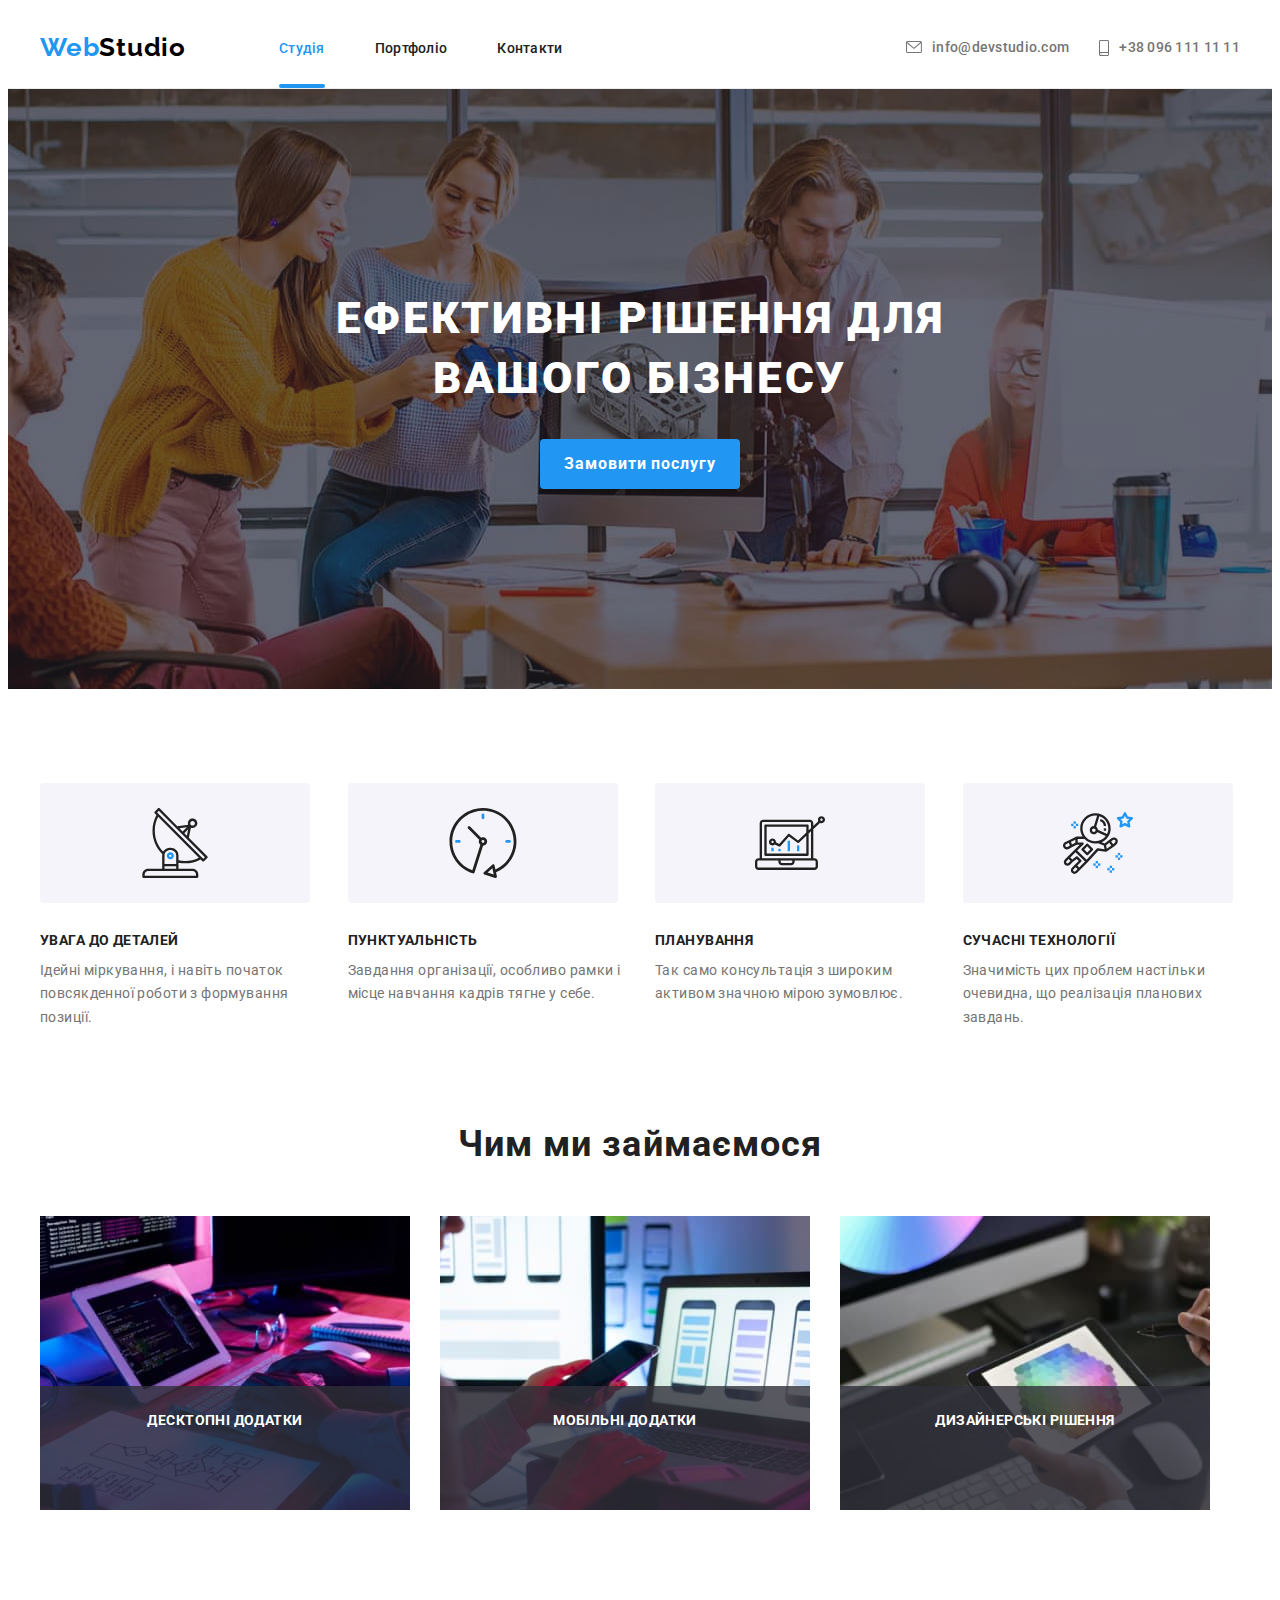
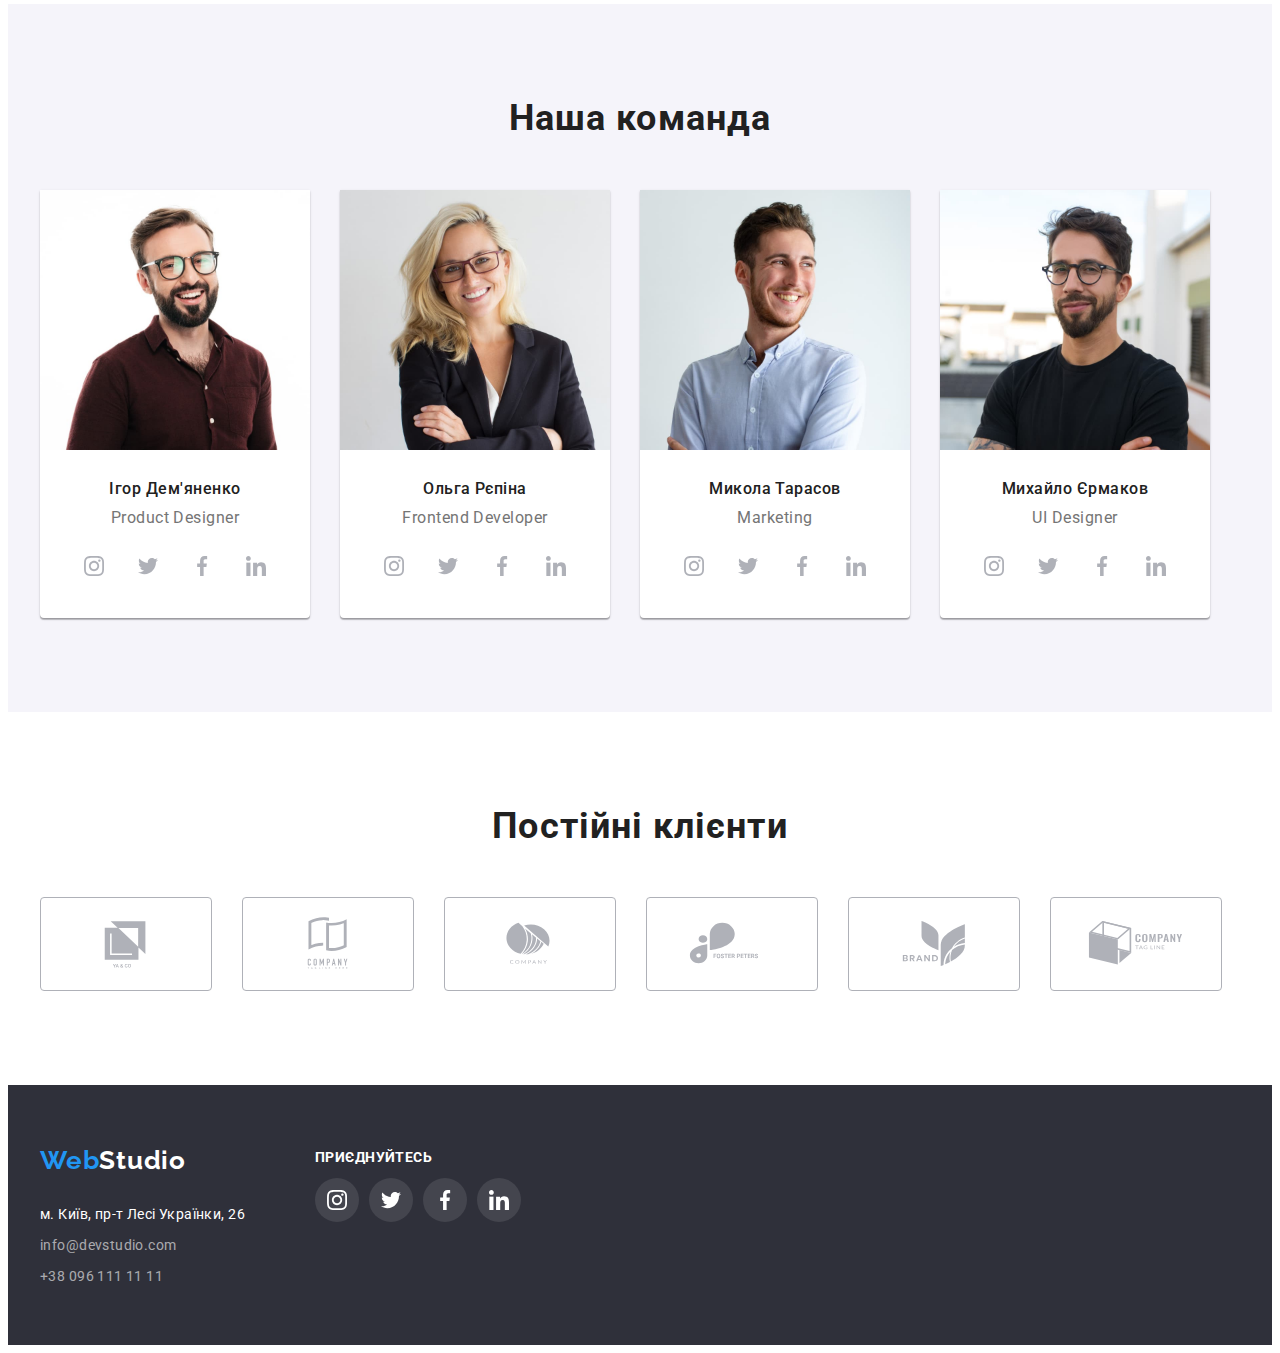
<file: index.html>
<!DOCTYPE html>
<html lang="uk">
<head>
    <meta charset="UTF-8">
    <meta http-equiv="X-UA-Compatible" content="IE=edge">
    <meta name="viewport" content="width=device-width, initial-scale=1.0">
    <title>Document</title>
    <link rel="preconnect" href="https://fonts.googleapis.com">
    <link rel="preconnect" href="https://fonts.gstatic.com" crossorigin>
    <link href="https://fonts.googleapis.com/css2?family=Raleway:wght@700&family=Roboto:wght@400;500;700;900&display=swap" rel="stylesheet">
    <link rel="stylesheet" href="https://cdnjs.cloudflare.com/ajax/libs/modern-normalize/1.1.0/modern-normalize.min.css" integrity="sha512-wpPYUAdjBVSE4KJnH1VR1HeZfpl1ub8YT/NKx4PuQ5NmX2tKuGu6U/JRp5y+Y8XG2tV+wKQpNHVUX03MfMFn9Q==" crossorigin="anonymous" referrerpolicy="no-referrer" />
    <link rel="stylesheet" href="./css/styles.css">
</head>
<body>
    <header class="border-container">
        <div class="container">
            <div class="heder-conteiner">
                <nav class="heder-nav">
                    <a class="logotype link" href="./index.html"><span class="logotype-web">Web</span>Studio</a>
                    <ul class="hedre-menu list">
                        <li><a class="nav link current" href="./index.html">Студія</a></li>
                        <li><a class="nav link" href="./portfolio.html">Портфоліо</a></li>
                        <li><a class="nav link" href="#">Контакти</a></li>
                    </ul>
                </nav>
                <ul class="heder-address list">
                    <li>
                        <a class="heder-text" href="mailto:info@devstudio.com">
                            <svg width="16" height="12">
                                <use href="./images/icons.svg#icon-envelope"></use>
                            </svg>
                            info@devstudio.com</a>
                    </li>
                    <li>
                        <a class="heder-text" href="tel:+380961111111">
                            <svg width="10" height="16">
                                <use href="./images/icons.svg#icon-phone"></use>
                            </svg>
                            +38 096 111 11 11</a>
                    </li>
                </ul>
            </div> 
        </div>
    </header>
    <main>
        <section class="section hero-section">
                    <h1 class="hero-title">Ефективні рішення для вашого бізнесу</h1>
                    <button type="button" class="button" data-modal-open>Замовити послугу</button>
        </section>
        <section class="section">
            <div class="container">
                <h2 class="display-none">Наші переваги</h2>
                <ul class="list advantages">
                    <li class="title-advantages">
                        <div class="icon-advantages">
                            <svg width="70" height="70">
                                <use href="./images/icons.svg#icon-antenna"></use>
                            </svg>
                        </div>
                        <h3 class="heading-title">УВАГА ДО ДЕТАЛЕЙ</h3>
                        <p class="paragraph">Ідейні міркування, і навіть початок повсякденної роботи з формування позиції.</p>
                    </li>
                    <li class="title-advantages">
                        <div class="icon-advantages">
                        <svg width="70" height="70">
                            <use href="./images/icons.svg#icon-clock"></use>
                        </svg>
                    </div>
                        <h3 class="heading-title">ПУНКТУАЛЬНІСТЬ</h3>
                        <p class="paragraph">Завдання організації, особливо рамки і місце навчання кадрів тягне у себе.</p>
                    </li>
                    <li class="title-advantages">
                        <div class="icon-advantages">
                        <svg width="70" height="70">
                            <use href="./images/icons.svg#icon-diagram"></use>
                        </svg>
                    </div>
                        <h3 class="heading-title">ПЛАНУВАННЯ</h3>
                        <p class="paragraph">Так само консультація з широким активом значною мірою зумовлює.</p>
                    </li>
                    <li class="title-advantages">
                        <div class="icon-advantages">
                        <svg width="70" height="70">
                            <use href="./images/icons.svg#icon-astronaut"></use>
                        </svg>
                    </div>
                        <h3 class="heading-title">СУЧАСНІ ТЕХНОЛОГІЇ</h3>
                        <p class="paragraph">Значимість цих проблем настільки очевидна, що реалізація планових завдань.</p>
                    </li>
                </ul>
            </div>
           
        </section>
        <section class="section cards-section">
            <div class="container">
                <h2 class="section-title">Чим ми займаємося</h2>
                <ul class="list cards">
                    <li>
                        <div class="cards-image">
                            <img src="./images/computer.jpg" alt="людина друкує на клавіатурі" width="370">
                            <p class="cards-text">Десктопні додатки</p>
                    </div>
                    </li>
                    <li>
                        <div class="cards-image">
                            <img class="cards-image" src="./images/phone.jpg" alt="людина тримає телефон" width="370">
                        <p class="cards-text">Мобільні додатки</p>
                    </div>
                    </li>  
                    <li><div class="cards-image">
                        <img class="cards-image" src="./images/tablet.jpg" alt="людина тримає планшет" width="370">
                    <p class="cards-text">Дизайнерські рішення</p>
                    </div>
                       </li>
                </ul>
                </div>
            </section>
            <section class="section-team section">
                <div class="container">
                <h2 class="section-title">Наша команда</h2>
                <ul class="list team-photo">
                    <li class="team">
                        <img src="./images/ihor-demyanenko.jpg" alt="Ігор Дем'яненко" width="270">
                        <div class="team-title">
                            <h3 class="name">Ігор Дем'яненко</h3>
                            <p class="team-paragraph">Product Designer</p>
                            <ul class="list socials-list">
                                <li class="socials-item">
                                    <a class="link socials-link" href="#">
                                        <svg width="20" height="20">
                                            <use href="./images/icons.svg#icon-instagram"></use>
                                        </svg> 
                                        </a>
                                </li>
                                <li class="socials-item">
                                    <a class="link socials-link" href="#">
                                        <svg width="20" height="20">
                                            <use href="./images/icons.svg#icon-twitter"></use>
                                        </svg>
                                        </a>
                                </li>
                                <li class="socials-item">
                                    <a class="link socials-link" href="#">
                                        <svg width="20" height="20">
                                            <use href="./images/icons.svg#icon-facebook"></use>
                                        </svg> 
                                        </a> 
                                </li>
                                <li class="socials-item">
                                    <a class="link socials-link" href="#">
                                        <svg width="20" height="20">
                                            <use href="./images/icons.svg#icon-linkedin"></use>
                                        </svg>
                                        </a>
                                </li>
                            </ul>
                        </div>
                    </li>
                    <li class="team">
                        <img src="./images/olga-repina.jpg" alt="Ольга Рєпіна" width="270">
                        <div class="team-title">
                            <h3 class="name">Ольга Рєпіна</h3>
                            <p class="team-paragraph">Frontend Developer</p>
                            <ul class="list socials-list">
                                <li class="socials-item">
                                    <a class="link socials-link" href="#">
                                        <svg width="20" height="20">
                                            <use href="./images/icons.svg#icon-instagram"></use>
                                        </svg> 
                                        </a>
                                </li>
                                <li class="socials-item">
                                    <a class="link socials-link" href="#">
                                        <svg width="20" height="20">
                                            <use href="./images/icons.svg#icon-twitter"></use>
                                        </svg>
                                        </a>
                                </li>
                                <li class="socials-item">
                                    <a class="link socials-link" href="#">
                                        <svg width="20" height="20">
                                            <use href="./images/icons.svg#icon-facebook"></use>
                                        </svg> 
                                        </a> 
                                </li>
                                <li class="socials-item">
                                    <a class="link socials-link" href="#">
                                        <svg width="20" height="20">
                                            <use href="./images/icons.svg#icon-linkedin"></use>
                                        </svg>
                                        </a>
                                </li>
                            </ul>
                        </div>
                    </li>
                    <li class="team">
                        <img src="./images/mykola-tarasov.jpg" alt="Микола Тарасов" width="270">
                        <div class="team-title">
                        <h3 class="name">Микола Тарасов</h3>
                        <p class="team-paragraph">Marketing</p>
                        <ul class="list socials-list">
                            <li class="socials-item">
                                <a class="link socials-link" href="#">
                                    <svg width="20" height="20">
                                        <use href="./images/icons.svg#icon-instagram"></use>
                                    </svg> 
                                    </a>
                            </li>
                            <li class="socials-item">
                                <a class="link socials-link" href="#">
                                    <svg width="20" height="20">
                                        <use href="./images/icons.svg#icon-twitter"></use>
                                    </svg>
                                    </a>
                            </li>
                            <li class="socials-item">
                                <a class="link socials-link" href="#">
                                    <svg width="20" height="20">
                                        <use href="./images/icons.svg#icon-facebook"></use>
                                    </svg> 
                                    </a> 
                            </li>
                            <li class="socials-item">
                                <a class="link socials-link" href="#">
                                    <svg width="20" height="20">
                                        <use href="./images/icons.svg#icon-linkedin"></use>
                                    </svg>
                                    </a>
                            </li>
                        </ul>
                    </div>
                    </li>
                    <li class="team">
                        <img src="./images/mykhailo-yermakov.jpg" alt="Михайло Єрмаков" width="270">
                        <div class="team-title">
                        <h3 class="name">Михайло Єрмаков</h3>
                        <p class="team-paragraph">UI Designer</p>
                        <ul class="list socials-list">
                            <li class="socials-item">
                                <a class="link socials-link" href="#">
                                    <svg width="20" height="20">
                                        <use href="./images/icons.svg#icon-instagram"></use>
                                    </svg> 
                                    </a>
                            </li>
                            <li class="socials-item">
                                <a class="link socials-link" href="#">
                                    <svg width="20" height="20">
                                        <use href="./images/icons.svg#icon-twitter"></use>
                                    </svg>
                                    </a>
                            </li>
                            <li class="socials-item">
                                <a class="link socials-link" href="#">
                                    <svg width="20" height="20">
                                        <use href="./images/icons.svg#icon-facebook"></use>
                                    </svg> 
                                    </a> 
                            </li>
                            <li class="socials-item">
                                <a class="link socials-link" href="#">
                                    <svg width="20" height="20">
                                        <use href="./images/icons.svg#icon-linkedin"></use>
                                    </svg>
                                    </a>
                            </li>
                        </ul>
                    </div>
                    </li>
                </ul>
            </div>
        </section>
        <section class="section">
            <div class="container">
                <h2 class="section-title">Постійні клієнти</h2>
                <ul class="list customers">
                    <li>
                        <a class="customers-list" href="#"><svg width="106" height="60">
                            <use href="./images/icons.svg#icon-Logo"></use>
                        </svg></a>
                    </li>
                    <li>
                        <a class="customers-list" href="#">
                            <svg width="106" height="60">
                                <use href="./images/icons.svg#icon-Logo-1"></use>
                            </svg>
                        </a>
                    </li>
                    <li>
                        <a class="customers-list" href="">
                            <svg width="106" height="60">
                                <use href="./images/icons.svg#icon-Logo-2"></use>
                            </svg>
                        </a>
                    </li>
                    <li>
                        <a class="customers-list" href="#">
                        <svg width="106" height="60">
                            <use href="./images/icons.svg#icon-Logo-3"></use>
                        </svg>
                    </a>
                    </li>
                    <li>
                        <a class="customers-list" href="#">
                            <svg width="106" height="60">
                                <use href="./images/icons.svg#icon-Logo-4"></use>
                            </svg>
                        </a>
                    </li>
                    <li>
                        <a class="customers-list" href="#">
                            <svg width="106" height="60">
                                <use href="./images/icons.svg#icon-Logo-5"></use>
                            </svg>
                        </a>
                    </li>
                </ul>
            </div>
           

        </section>

    </main>
    <footer class="footer">
        <div class="container">
            <div class="footer-container">
                <div>
                    <a class="footer-logotype link" href="./index.html"><span class="logotype-web">Web</span>Studio</a>
            <address> 
                <ul class="list">
                    <li class="footer-address"><a class="address link" href="https://goo.gl/maps/3v16XMtpjU65yKBN9">м. Київ, пр-т Лесі Українки, 26</a></li>
                    <li class="footer-address"><a class="address communication link" href="mailto:info@devstudio.com">info@devstudio.com</a></li>
                    <li class="footer-address"><a class="address communication link" href="tel:+380961111111">+38 096 111 11 11</a></li>
                </ul>
            </address>
                </div>
                <div class="footer-social">
                <h2 class="footer-title">приєднуйтесь</h2>
            <ul class="list footer-socials-list">
                <li class="footer-socials-item"> 
                    <a class="footer-socials-link" href="#">
                    <svg width="20" height="20">
                    <use href="./images/icons.svg#icon-instagram"></use>
                    </svg>
                    </a>
                </li>
                <li class="footer-socials-item"> 
                    <a class="footer-socials-link" href="#">
                    <svg width="20" height="20">
                    <use href="./images/icons.svg#icon-twitter"></use>
                    </svg>
                    </a>
                </li>
                <li class="footer-socials-item"> 
                    <a class="footer-socials-link" href="#">
                    <svg width="20" height="20">
                    <use href="./images/icons.svg#icon-facebook"></use>
                    </svg>
                    </a>
                </li>
                <li class="footer-socials-item"> 
                    <a class="footer-socials-link" href="#">
                    <svg width="20" height="20">
                    <use href="./images/icons.svg#icon-linkedin"></use>
                    </svg>
                    </a>
                </li>
            </ul>
                </div>
            </div>
    </div>
    </footer>
<div class="backdrop is-hidden" data-modal>
    <div class="modal">
        <button class="modal-button" type="button" data-modal-close>
            <svg width="18" height="18">
            <use href="./images/icons.svg#icon-close"></use>
        </svg>
    </button>
    </div>
</div>


    <script src="./js/modal.js"></script>
</body>
</html>
</file>
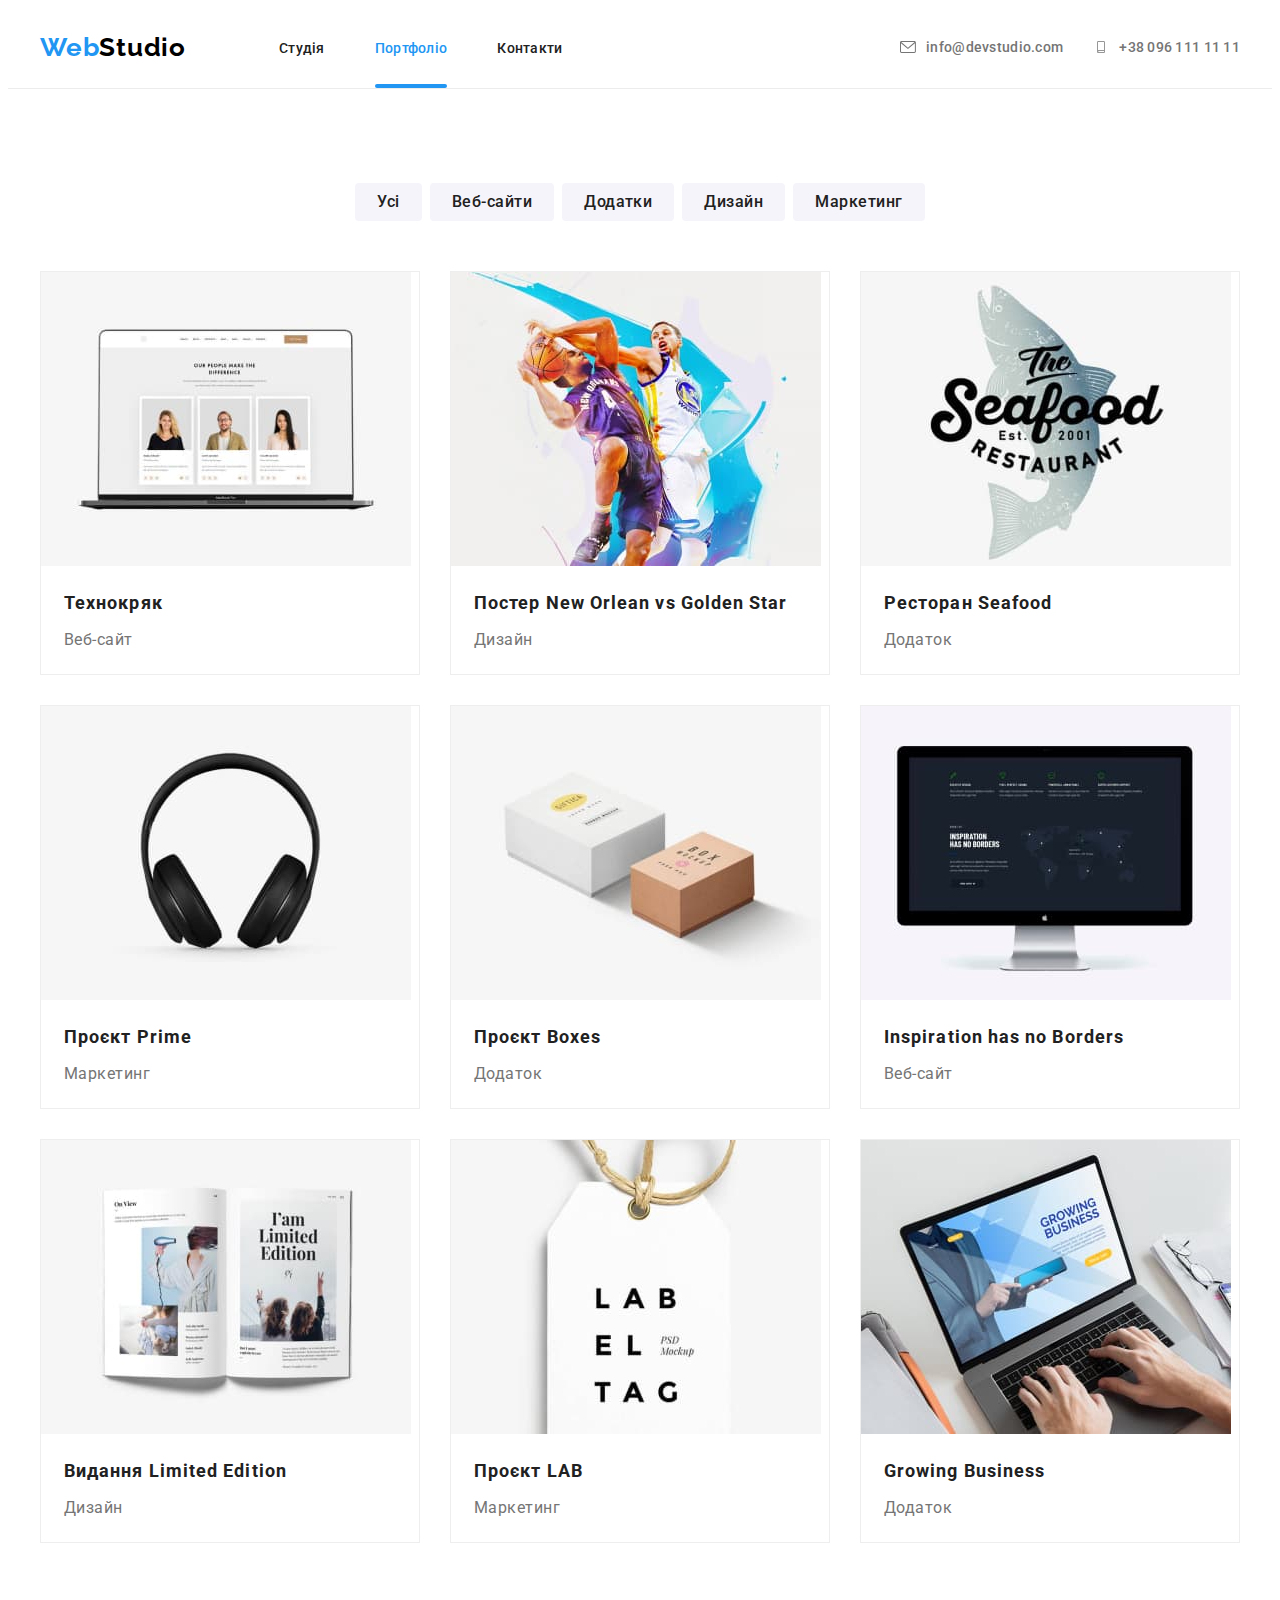
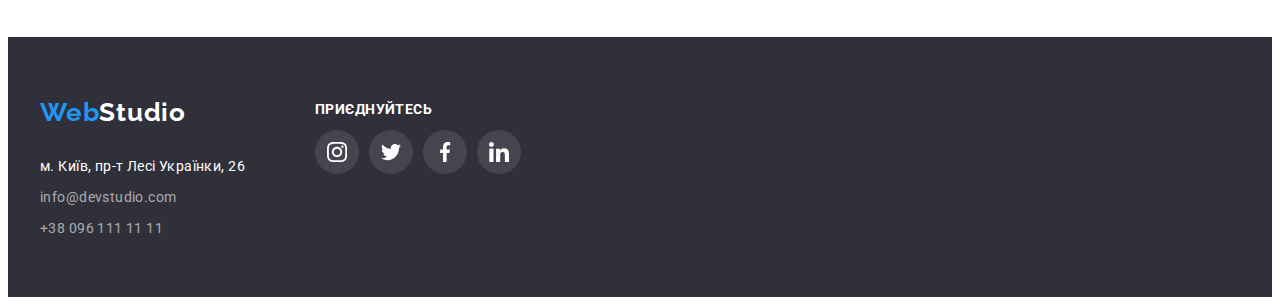
<file: portfolio.html>
<!DOCTYPE html>
<html lang="uk">
    <head>
        <meta charset="UTF-8">
        <meta http-equiv="X-UA-Compatible" content="IE=edge">
        <meta name="viewport" content="width=device-width, initial-scale=1.0">
        <title>Document</title>
        <link rel="preconnect" href="https://fonts.googleapis.com">
        <link rel="preconnect" href="https://fonts.gstatic.com" crossorigin>
        <link href="https://fonts.googleapis.com/css2?family=Raleway:wght@700&family=Roboto:wght@400;500;700;900&display=swap" rel="stylesheet">
        <link rel="stylesheet" href="https://cdnjs.cloudflare.com/ajax/libs/modern-normalize/1.1.0/modern-normalize.min.css" integrity="sha512-wpPYUAdjBVSE4KJnH1VR1HeZfpl1ub8YT/NKx4PuQ5NmX2tKuGu6U/JRp5y+Y8XG2tV+wKQpNHVUX03MfMFn9Q==" crossorigin="anonymous" referrerpolicy="no-referrer" />
        <link rel="stylesheet" href="./css/styles.css">
    </head>
<body>
    <header class="border-container">
        <div class="container">
            <div class="heder-conteiner">
                <nav class="heder-nav">
                    <a class="logotype link" href="./index.html"><span class="logotype-web">Web</span>Studio</a>
                    <ul class="hedre-menu list">
                        <li><a class="nav link" href="./index.html">Студія</a></li>
                        <li><a class="nav link current" href="./portfolio.html">Портфоліо</a></li>
                        <li><a class="nav link" href="#">Контакти</a></li>
                    </ul>
                </nav>
                <ul class="heder-address list">
                    <li class="icon-envelope">
                        <a class="heder-text" href="mailto:info@devstudio.com">
                            <svg width="16" height="12">
                                <use href="./images/icons.svg#icon-envelope"></use>
                            </svg>
                            info@devstudio.com</a>
                    </li>
                    <li class="icon-phone">
                        <a class="heder-text" href="tel:+380961111111">
                            <svg width="16" height="12">
                                <use href="./images/icons.svg#icon-phone"></use>
                            </svg>
                            +38 096 111 11 11</a>
                    </li>
                </ul>
            </div> 
        </div>
    </header>
    <main>
        <section class="section">
            <div class="container">
                <h1 class="display-none">Портфоліо</h1>
            <ul class="list button-conteiner">
                <li>
                    <button type="button"class="button-portfolio">Усі</button>
                </li>
                <li>
                    <button type="button"class="button-portfolio">Веб-сайти</button>
                </li>
                <li>
                    <button type="button"class="button-portfolio">Додатки</button>
                </li>
                <li>
                    <button type="button"class="button-portfolio">Дизайн</button>
                </li>
                <li>
                    <button type="button"class="button-portfolio">Маркетинг</button>
                </li>
            </ul>
            <ul class="list portfolio">
                <li class="portfolio-box">
                    <div class="box-oll">
                        <div class="box-imeges">
                            <img src="./images/website.jpg" alt="Вебсайт" width="370">
                            <p class="box-text">Ресурс пропонує комплексні пропозиції з різним рівнем функціоналу та сервісів. Все це дозволить відвідувачу отримати вичерпні відомості про компанію чи приватну особу.</p>
                        </div>
                    <div class="box">
                        <h2 class="portfolio-title">Технокряк</h2>
                        <p class="portfolio-paragraph">Веб-сайт</p>
                    </div>
                    </div>
                </li>
                <li class="portfolio-box">
                    <div class="box-oll">
                        <div class="box-imeges">
                            <img src="./images/basketball.jpg" alt="Баскетболісти" width="370">
                            <p class="box-text">Ресурс пропонує комплексні пропозиції з різним рівнем функціоналу та сервісів. Все це дозволить відвідувачу отримати вичерпні відомості про компанію чи приватну особу.</p>
                        </div>
                        <div class="box">
                            <h2 class="portfolio-title">Постер New Orlean vs Golden Star</h2>
                            <p class="portfolio-paragraph">Дизайн</p>  
                        </div>
                    </div>
                </li>
                <li class="portfolio-box">
                    <div class="box-oll">
                        <div class="box-imeges">
                            <img src="./images/trademark.jpg" alt="Торгова марка" width="370">
                            <p class="box-text">Ресурс пропонує комплексні пропозиції з різним рівнем функціоналу та сервісів. Все це дозволить відвідувачу отримати вичерпні відомості про компанію чи приватну особу.</p>
                        </div>                       
                    <div class="box">
                    <h2 class="portfolio-title">Ресторан Seafood</h2>
                    <p class="portfolio-paragraph">Додаток</p>
                    </div>
                    </div>
                </li>
                <li class="portfolio-box">
                    <div class="box-oll">
                        <div class="box-imeges">
                            <img src="./images/headphone.jpg" alt="Навушникик" width="370">
                            <p class="box-text">Ресурс пропонує комплексні пропозиції з різним рівнем функціоналу та сервісів. Все це дозволить відвідувачу отримати вичерпні відомості про компанію чи приватну особу.</p>
                        </div>                       
                    <div class="box">
                    <h2 class="portfolio-title">Проєкт Prime</h2>
                    <p class="portfolio-paragraph">Маркетинг</p>
                    </div>
                    </div>  
                </li>
                <li class="portfolio-box">
                    <div class="box-oll">
                        <div class="box-imeges">
                            <img src="./images/box.jpg" alt="Дві коробки" width="370">
                            <p class="box-text">Ресурс пропонує комплексні пропозиції з різним рівнем функціоналу та сервісів. Все це дозволить відвідувачу отримати вичерпні відомості про компанію чи приватну особу.</p>
                        </div>                      
                    <div class="box">
                    <h2 class="portfolio-title">Проєкт Boxes</h2>
                    <p class="portfolio-paragraph">Додаток</p>
                    </div>
                    </div>
                </li>
                <li class="portfolio-box">
                    <div class="box-oll">
                        <div class="box-imeges">
                            <img src="./images/monitor.jpg" alt="Монітор" width="370">
                            <p class="box-text">Ресурс пропонує комплексні пропозиції з різним рівнем функціоналу та сервісів. Все це дозволить відвідувачу отримати вичерпні відомості про компанію чи приватну особу.</p>
                        </div>
                    <div class="box">
                    <h2 class="portfolio-title">Inspiration has no Borders</h2>
                    <p class="portfolio-paragraph">Веб-сайт</p>
                    </div>  
                    </div>
                </li>
                <li class="portfolio-box">
                    <div class="box-oll">
                        <div class="box-imeges">
                            <img src="./images/magazine.jpg" alt="Журнал" width="370">
                            <p class="box-text">Ресурс пропонує комплексні пропозиції з різним рівнем функціоналу та сервісів. Все це дозволить відвідувачу отримати вичерпні відомості про компанію чи приватну особу.</p>
                        </div>
                    <div class="box">
                    <h2 class="portfolio-title">Видання Limited Edition</h2>
                    <p class="portfolio-paragraph">Дизайн</p>
                    </div>
                    </div>
                </li>
                <li class="portfolio-box">
                    <div class="box-oll">
                        <div class="box-imeges">
                            <img src="./images/tag.jpg" alt="Бірка" width="370">
                            <p class="box-text">Ресурс пропонує комплексні пропозиції з різним рівнем функціоналу та сервісів. Все це дозволить відвідувачу отримати вичерпні відомості про компанію чи приватну особу.</p>
                        </div>
                    <div class="box">
                    <h2 class="portfolio-title">Проєкт LAB</h2>
                    <p class="portfolio-paragraph">Маркетинг</p> 
                    </div>
                    </div>
                </li>
                <li class="portfolio-box">
                    <div class="box-oll">
                        <div class="box-imeges">
                            <img src="./images/laptop.jpg" alt="Ноутбук" width="370">
                            <p class="box-text">Ресурс пропонує комплексні пропозиції з різним рівнем функціоналу та сервісів. Все це дозволить відвідувачу отримати вичерпні відомості про компанію чи приватну особу.</p>
                        </div>
                    <div class="box">
                    <h2 class="portfolio-title">Growing Business</h2>
                    <p class="portfolio-paragraph">Додаток</p>
                    </div>
                    </div>
                </li>
            </ul>

            </div>
            
        </section>
        
    </main>
    <footer class="footer">
        <div class="container">
            <div class="footer-container">
                <div class="box-address">
                    <a class="footer-logotype link" href="./index.html"><span class="logotype-web">Web</span>Studio</a>
            <address> 
                <ul class="list">
                    <li class="footer-address"><a class="address link" href="https://goo.gl/maps/3v16XMtpjU65yKBN9">м. Київ, пр-т Лесі Українки, 26</a></li>
                    <li class="footer-address"><a class="address communication link" href="mailto:info@devstudio.com">info@devstudio.com</a></li>
                    <li class="footer-address"><a class="address communication link" href="tel:+380961111111">+38 096 111 11 11</a></li>
                </ul>
            </address>
                </div>
                <div class="footer-social">
                <h2 class="footer-title">приєднуйтесь</h2>
            <ul class="list footer-socials-list">
                <li class="footer-socials-item"> 
                    <a class="footer-socials-link" href="#">
                    <svg width="20" height="20">
                    <use href="./images/icons.svg#icon-instagram"></use>
                    </svg>
                    </a>
                </li>
                <li class="footer-socials-item"> 
                    <a class="footer-socials-link" href="#">
                    <svg width="20" height="20">
                    <use href="./images/icons.svg#icon-twitter"></use>
                    </svg>
                    </a>
                </li>
                <li class="footer-socials-item"> 
                    <a class="footer-socials-link" href="#">
                    <svg width="20" height="20">
                    <use href="./images/icons.svg#icon-facebook"></use>
                    </svg>
                    </a>
                </li>
                <li class="footer-socials-item"> 
                    <a class="footer-socials-link" href="#">
                    <svg width="20" height="20">
                    <use href="./images/icons.svg#icon-linkedin"></use>
                    </svg>
                    </a>
                </li>
            </ul>
                </div>
            </div>
    </div>
    </footer>
</body>
</html>
</file>
<file: css/styles.css>
:root{
    --color-title: #212121;
    --color-basic: #F5F5F5;
    --color-logotype: #000;
    --color-text-paragraph: #757575;
    --color-white: #FFFFFF;
    --color-button-nav: #2196F3;
    --color-backround:  #F5F4FA;
    --color-footer: #2F303A;
    --color-border: #EEEEEE;
    --color-border-heder: #ECECEC;
    --color-icon: #AFB1B8;
    --color-button:  #188CE8;
}

.container{
    width: 1200px;
    margin: 0 auto;
    padding: 0 15px;
}
.section{
    padding: 94px 0;
}

h1,
h2,
h3,
h4,
h5,
h6,
p {
	margin-top: 0;
}
.list {
	list-style: none;
	padding-left: 0;
	margin: 0;
}
.link {
	text-decoration: none;
	color: inherit;
}
img {
	display: block;
	max-width: 100%;
	height: auto;
}

.display-none{
    display: none;
    margin: 0;
}
body{
    background-color:var(--color-white);
    font-family: 'Roboto';
    font-style: normal;
    color: var(--color-text-paragraph);
}

/*Хедер*/

.border-container{
    border-bottom: 1px solid;
    border-bottom-color: var(--color-border-heder);
    background-color: var(--color-white);
}

.logotype{
    color: var(--color-logotype);
    font-family: 'Raleway';
    font-weight: 700;
    font-size: 26px;
    line-height: 31px;
    letter-spacing: 0.03em;
}
.logotype-web{
    color: var(--color-button-nav);
}
.nav{
    position: relative;
    color: var(--color-title);
    font-weight: 500;
    font-size: 14px;
    line-height: 1.06;
    letter-spacing: 0.02em;
    list-style: none;
    padding-bottom: 32px;
    transition-property: color;
    transition-duration: 250ms;
    transition-timing-function: cubic-bezier(0.4, 0, 0.2, 1);
}
.nav:hover,
.nav:focus {
    color: var(--color-button-nav);
}
.nav.link.current{
    color: var(--color-button-nav);
}
.nav.link.current::after{
    content:'';
    position: absolute;
    bottom: 0;
    left: 0;
    width: 100%;
    height: 4px;
    background-color: var(--color-button-nav);
    border-radius: 2px;
}

.heder-text{
    color: var(--color-text-paragraph);
    text-decoration: none;
    font-weight: 500;
    font-size: 14px;
    line-height: 1.14;
    letter-spacing: 0.02em;
    display: flex;
    gap: 10px;
    align-items: center;
    fill: var(--color-text-paragraph);
    transition-property: color, fill;
    transition-duration: 250ms;
    transition-timing-function: cubic-bezier(0.4, 0, 0.2, 1);
}

.heder-text:hover,
.heder-text:focus{
    color: var(--color-button-nav);
    fill: var(--color-button-nav);
}

.heder-conteiner{
    display: flex;
    align-items: center;
    padding: 24px 0 25px 0;
}

.heder-nav{
    display: flex;
    align-items: center;
    flex-grow: 1;
}

.heder-address{
    display: flex;
    gap: 30px;
    margin-left: 308px;
    align-items: center;
}

.hedre-menu{
    display: flex;
    gap: 50px;
    margin-left: 93px;
}

/*Секція герой*/
.hero-section{
    padding: 200px 15px;
    background-color: var(--color-footer);
    background-image:linear-gradient(rgba(47, 48, 58, 0.4), rgba(47, 48, 58, 0.4)),url(../images/backround.jpg);
    background-repeat: no-repeat;
    background-position: center;
    max-width: 1600px;
    background-size: cover;
    margin: 0 auto;
}

.hero-title{
    color:var(--color-white);
    text-align: center;
    letter-spacing: 0.06em;
    text-transform: uppercase;
    font-weight: 900;
    font-size: 44px;
    line-height: 1.36;
    max-width: 696px;
    margin: 0 auto 30px auto;
}
.button{
    background-color:var(--color-button-nav);
    color: var(--color-white);
    cursor: pointer;
    font-family: 'Roboto';
    font-weight: 700;
    font-size: 16px;
    line-height: 1.87;
    display: flex;
    align-items: center;
    text-align: center;
    letter-spacing: 0.06em;
    padding: 10px 24px;
    margin: 0 auto;
    border: var(--color-button-nav);
    box-shadow: 0px 4px 4px rgba(0, 0, 0, 0.15);
    border-radius: 4px;
    transition-property: background-color;
    transition-duration: 250ms;
    transition-timing-function: cubic-bezier(0.4, 0, 0.2, 1);
}
.button:hover,
.button:focus{
    background-color:var(--color-button);
}

/*Наші переваги*/
.advantages{
    display: flex;
    gap: 30px;
}

.title-advantages{
    flex-basis: calc((100% - 90px) / 4);
    
}
.icon-advantages{
    width: 270px;
    height: 120px;
    background-color: var(--color-backround);
    display: flex;
    justify-content: center;
    align-items: center;
    border-radius: 4px;
    margin-bottom: 30px;
}
.heading-title{
    color: var(--color-title);
    font-weight: 700;
    font-size: 14px;
    line-height: 1.14;
    letter-spacing: 0.03em;
    text-transform: uppercase;
    margin-bottom:  10px;
}
.paragraph{
    font-size: 14px;
    line-height: 1.71;
    letter-spacing: 0.03em;
    margin-bottom: 0 ;
}
/*Чим ми займаэмось*/

.cards-section{
    padding-top: 0;
}

.section-title{
    color: var(--color-title);
    font-weight: 700;
    font-size: 36px;
    line-height: 1.16;
    letter-spacing: 0.03em;
    text-align: center;
    margin-bottom: 50px;
}
.cards{
    display: flex;
    gap: 30px;
}
.cards-image{
    position: relative;
}
.cards-text{
    position: absolute;
    width: 100%;
    height: 70px;
    background-color: rgba(47, 48, 58, 0.8);
    left: 0;
    bottom: 0;
    margin:0;
    font-style: normal;
    font-weight: 700;
    font-size: 14px;
    line-height: 1.14;
    text-align: center;
    letter-spacing: 0.03em;
    text-transform: uppercase;
    color: var(--color-white);
    padding: 27px 0;
}
/*Наша команда*/
.section-team{
   background-color: var(--color-backround);
}
.team-photo{
    display: flex;
    gap: 30px;
}
.team{
    background-color:var(--color-white);
    list-style: none; 
    box-shadow: 0px 1px 3px rgba(0, 0, 0, 0.12), 0px 1px 1px rgba(0, 0, 0, 0.14), 0px 2px 1px rgba(0, 0, 0, 0.2);
    border-radius: 0px 0px 4px 4px;
}
.team-title{
    padding: 30px 0;
}
.name{
    color: var(--color-title);
    font-weight: 500;
    font-size: 16px;
    line-height: 1.18;
    text-align: center;
    letter-spacing: 0.03em;
    margin-bottom: 10px;
}
.team-paragraph{
    font-size: 16px;
    line-height: 1.18;
    text-align: center;
    letter-spacing: 0.03em;
    margin-bottom: 16;
}
.socials-list{
    display: flex;
    align-items: center;
    justify-content: center;
    gap: 10px;
}
.socials-item{
    width: 44px;
    height: 44px;
}
.socials-link{
    display: flex;
    align-items: center;
    justify-content: center;
    width: 100%;
    height: 100%;
    border-radius: 50%;
    fill: var(--color-icon);
    transition-property: background-color, fill;
    transition-duration: 250ms;
    transition-timing-function: cubic-bezier(0.4, 0, 0.2, 1);
}
.socials-link:hover,
.socials-link:focus{
    background-color: var(--color-button-nav);
    fill: var(--color-white);
}
/*Постійні клієнти*/
.customers{
    display: flex;
    gap: 30px;
   
}

.customers-list{
    width: 170px;
    height: 92px;
    border: 1px solid var(--color-icon);
    border-radius: 4px;
    display: flex;
    align-items: center;
    justify-content: center;
    fill: var(--color-icon);
    transition-property:border, fill;
    transition-duration: 250ms;
    transition-timing-function: cubic-bezier(0.4, 0, 0.2, 1);
}
.customers-list:hover,
.customers-list:focus{
    border-color: var(--color-button-nav);
    border-radius: 4px;
    fill: var(--color-button-nav);
}
/*Портфоліо*/

.button-conteiner{
    display: flex;
    gap: 8px;
    justify-content: center;
    padding-bottom: 50px;
}

.button-portfolio{
    background-color:var(--color-backround);
    color: var(--color-title);
    cursor: pointer;
    border: none;
    font-family: 'Roboto';
    font-weight: 500;
    font-size: 16px;
    line-height: 1.62;
    text-align: center;
    letter-spacing: 0.03em;
    padding: 6px 22px;
    border-radius: 4px;
    transition-property: background-color, color, box-shadow;
    transition-duration: 250ms;
    transition-timing-function: cubic-bezier(0.4, 0, 0.2, 1);
}

.button-portfolio:hover,
.button-portfolio:focus{
    background-color: var(--color-button-nav);
    color:var(--color-white);
    box-shadow: 0px 3px 1px rgba(0, 0, 0, 0.1), 0px 1px 2px rgba(0, 0, 0, 0.08), 0px 2px 2px rgba(0, 0, 0, 0.12);
}

.portfolio{
    display: flex;
    gap: 30px;
    flex-wrap: wrap;
}

.portfolio-box{
    flex-basis: calc((100% - 60px) / 3);
}
.box-oll{
    border: 1px solid;
    border-color: var(--color-border); 
    background-color: var(--color-white);
    transition-property: border, box-shadow;
    transition-duration: 250ms;
    transition-timing-function: cubic-bezier(0.4, 0, 0.2, 1);
}
.box{
    padding: 19px 23px;
}
.box-imeges{
    position: relative;
    overflow: hidden;
}
.box-text{
    position: absolute;
    top: 0;
    left: 0;
    width: 100%;
    height: 100%;
    padding: 63px 24px;
    background-color: rgba(33, 150, 243, 0.9);
    font-style: normal;
    font-weight: 400;
    font-size: 18px;
    line-height: 1.55;
    letter-spacing: 0.03em;
    color: var(--color-white);
    transform: translateY(100%);
    transition: transform 250ms;
}
.box-oll:hover .box-text{
    transform: translateY(0);
}
.box-oll:hover,
.box-oll:focus{
    border-color: var(--color-border);
    box-shadow: 0px 1px 1px rgba(0, 0, 0, 0.12), 0px 4px 4px rgba(0, 0, 0, 0.06), 1px 4px 6px rgba(0, 0, 0, 0.16);
}

.portfolio-title{
    color: var(--color-title);
    font-weight: 700;
    font-size: 18px;
    line-height: 2;
    font-style: normal;
    letter-spacing: 0.06em;
    margin-bottom: 4px;
}
.portfolio-paragraph{
    font-size: 16px;
    line-height: 1.87;
    letter-spacing: 0.03em;
    margin-bottom: 0;
}
/*Футер*/

.footer{
    background-color:var(--color-footer);
    padding: 60px 0;
}
.footer-container{
    display: flex;
    gap: 70px;
    align-content: center;
}

.footer-logotype{
    color:var(--color-white);
    font-family: 'Raleway';
    font-weight: 700;
    font-size: 26px;
    line-height: 1.19;
    letter-spacing: 0.03em;
    margin-bottom: 28px;
    display: flex;
}
.address{
    color:var(--color-white);
    font-weight: 400;
    font-size: 14px;
    line-height: 1.71px;
    letter-spacing: 0.03em;
    font-style: normal;
    transition-property: color;
    transition-duration: 250ms;
    transition-timing-function: cubic-bezier(0.4, 0, 0.2, 1);
}

.communication{
    color: rgba(255, 255, 255, 0.6); 
}
.address:hover,
.address:focus{
    color: var(--color-button-nav);
}

.footer-address{
    margin-bottom: 12px;
}
.footer-address:last-child{
    margin-bottom: 0;
}
.footer-social{
margin-top: 12px;
}
.footer-title{
    margin-bottom: 20px;
    font-size: 14px;
    line-height: 1.14px;
    letter-spacing: 0.03em;
    text-transform: uppercase;
    color: var(--color-white);
}
.footer-socials-list{
    display: flex;
    gap: 10px;
}
.footer-socials-item{
    width: 44px;
    height: 44px;
    border-radius: 50%;
    background: rgba(255, 255, 255, 0.1);
}
.footer-socials-link{
    display: flex;
    align-items: center;
    justify-content: center;
    width: 100%;
    height: 100%;
    border-radius: 50%;
    fill: var(--color-white);
    transition-property: background-color, fill;
    transition-duration: 250ms;
    transition-timing-function: cubic-bezier(0.4, 0, 0.2, 1);
}
.footer-socials-link:hover,
.footer-socials-link:focus{
    background-color: var(--color-button-nav);
    fill: var(--color-white);
}

/* Модальне вікно */
.backdrop{
    position: fixed;
    top: 0;
    left: 0;
    width: 100%;
    height: 100%;
    background-color: rgba(0, 0, 0, 0.2);
    opacity: 1;
    transition-property: opacity visibility;
    transition-duration: 250ms;
    transition-timing-function: cubic-bezier(0.4, 0, 0.2, 1); 
    
}
.modal{
    position: absolute;
    top: 50%;
    left: 50%;
    transform: translate(-50%, -50%) scale(100%);
    max-width: 528px;
    max-height: 521px;
    width: 100%;
    height: 100%;
    background-color: var(--color-white);
    box-shadow: 0px 1px 3px rgba(0, 0, 0, 0.12), 0px 1px 1px rgba(0, 0, 0, 0.14), 0px 2px 1px rgba(0, 0, 0, 0.2);
    border-radius: 4px;
    transition-property: transform;
    transition-duration: 250ms;
    transition-timing-function: cubic-bezier(0.4, 0, 0.2, 1);
}
.is-hidden .modal{
    transform: translate(-50%, -50%) scale(50%);
}

.is-hidden{
    opacity: 0;
    pointer-events: none;
    visibility: hidden;
}
.modal-button{
    position: absolute;
    right: 8px;
    top:8px;
    border-radius: 50%;
    border: 1px solid rgba(0, 0, 0, 0.1);
    width: 30px;
    height: 30px;
    display: flex;
    align-items: center;
    justify-content: center;
    cursor: pointer;
}
</file>
